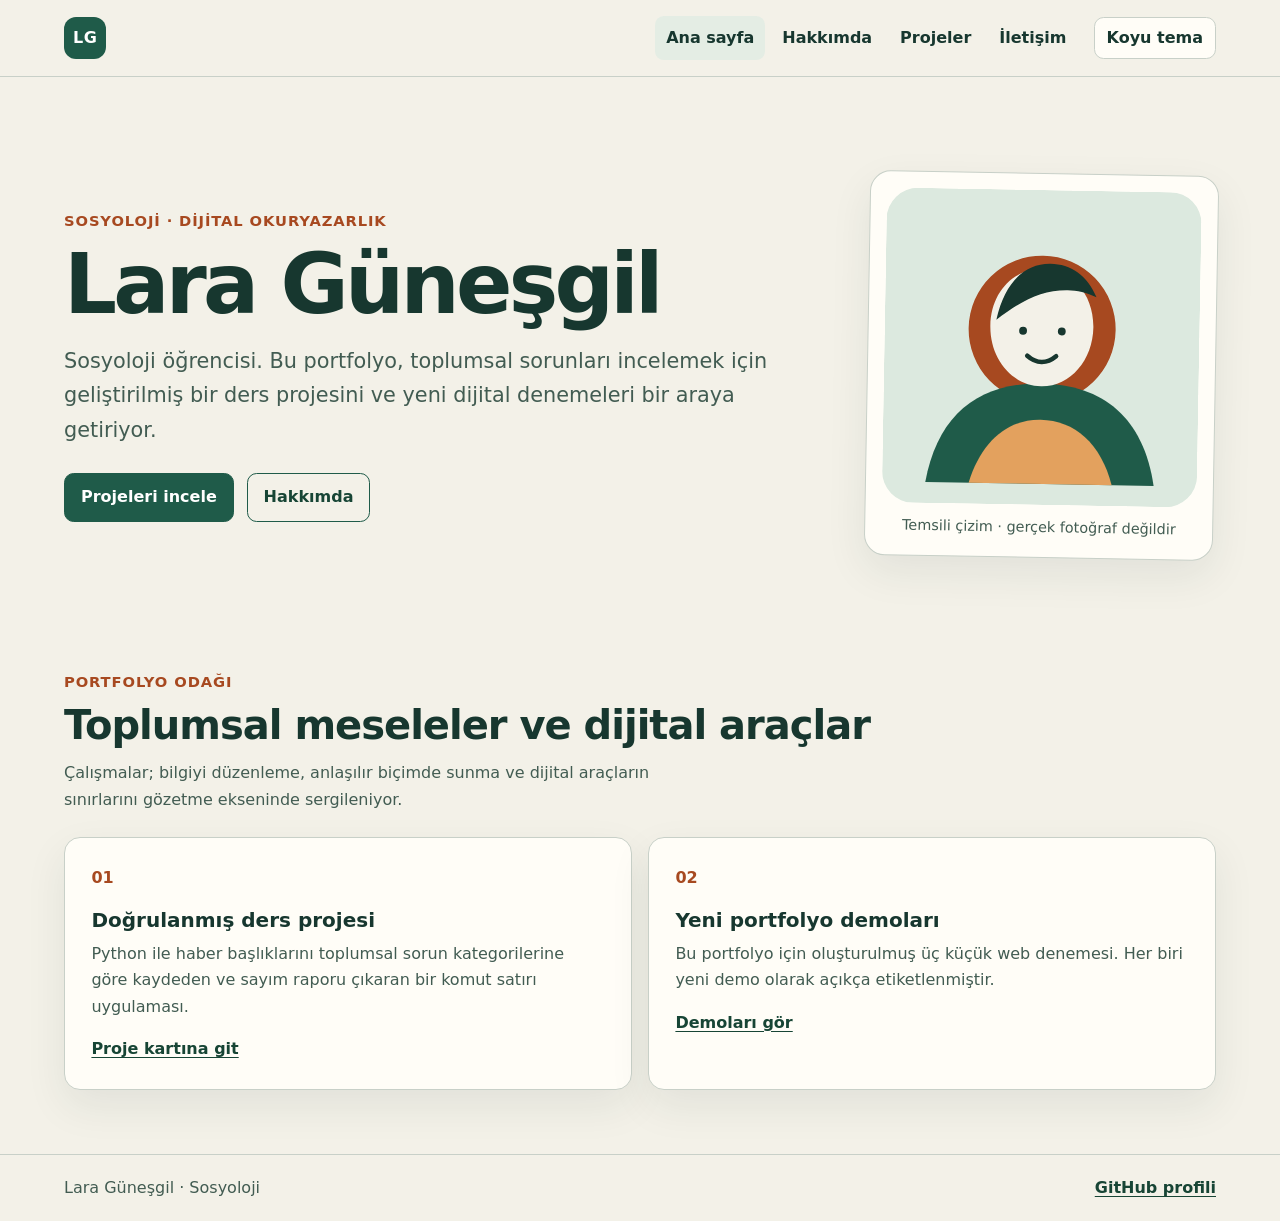
<file: index.html>
<!doctype html>
<html lang="tr">
<head>
  <meta charset="utf-8">
  <meta name="viewport" content="width=device-width, initial-scale=1">
  <meta name="description" content="Lara Güneşgil'in sosyoloji ve dijital okuryazarlık portfolyosu.">
  <title>Lara Güneşgil | Sosyoloji Portfolyosu</title>
  <link rel="stylesheet" href="style.css">
  <script src="script.js" defer></script>
</head>
<body>
  <a class="skip-link" href="#icerik">İçeriğe atla</a>
  <header class="site-header">
    <div class="container header-inner">
      <a class="brand" href="index.html" aria-label="Lara Güneşgil — ana sayfa">LG</a>
      <button class="menu-toggle" id="menu-toggle" type="button" aria-controls="site-nav" aria-expanded="false">Menü</button>
      <nav class="site-nav" id="site-nav" aria-label="Ana gezinme">
        <a href="index.html" aria-current="page">Ana sayfa</a>
        <a href="hakkimda.html">Hakkımda</a>
        <a href="projeler.html">Projeler</a>
        <a href="iletisim.html">İletişim</a>
      </nav>
      <button class="theme-toggle" type="button" data-theme-toggle aria-pressed="false">Koyu tema</button>
    </div>
  </header>

  <main id="icerik" tabindex="-1">
    <section class="hero container">
      <div class="hero-copy">
        <p class="eyebrow">Sosyoloji · Dijital okuryazarlık</p>
        <h1>Lara Güneşgil</h1>
        <p class="hero-lede">Sosyoloji öğrencisi. Bu portfolyo, toplumsal sorunları incelemek için geliştirilmiş bir ders projesini ve yeni dijital denemeleri bir araya getiriyor.</p>
        <div class="button-row">
          <a class="button" href="projeler.html">Projeleri incele</a>
          <a class="button button-secondary" href="hakkimda.html">Hakkımda</a>
        </div>
      </div>
      <figure class="avatar-card">
        <img src="assets/avatar.svg" alt="Lara Güneşgil için hazırlanmış temsili SVG avatar; gerçek fotoğraf değildir.">
        <figcaption>Temsili çizim · gerçek fotoğraf değildir</figcaption>
      </figure>
    </section>

    <section class="container section-block" aria-labelledby="odak-baslik">
      <div class="section-intro">
        <p class="eyebrow">Portfolyo odağı</p>
        <h2 id="odak-baslik">Toplumsal meseleler ve dijital araçlar</h2>
        <p>Çalışmalar; bilgiyi düzenleme, anlaşılır biçimde sunma ve dijital araçların sınırlarını gözetme ekseninde sergileniyor.</p>
      </div>
      <div class="feature-grid">
        <article class="feature-card">
          <span class="card-number" aria-hidden="true">01</span>
          <h3>Doğrulanmış ders projesi</h3>
          <p>Python ile haber başlıklarını toplumsal sorun kategorilerine göre kaydeden ve sayım raporu çıkaran bir komut satırı uygulaması.</p>
          <a href="projeler.html#haber-izleyicisi">Proje kartına git</a>
        </article>
        <article class="feature-card">
          <span class="card-number" aria-hidden="true">02</span>
          <h3>Yeni portfolyo demoları</h3>
          <p>Bu portfolyo için oluşturulmuş üç küçük web denemesi. Her biri yeni demo olarak açıkça etiketlenmiştir.</p>
          <a href="projeler.html#yeni-demolar">Demoları gör</a>
        </article>
      </div>
    </section>
  </main>

  <footer class="site-footer">
    <div class="container footer-inner">
      <p>Lara Güneşgil · Sosyoloji</p>
      <a href="https://github.com/laragunesgil">GitHub profili</a>
    </div>
  </footer>
</body>
</html>
</file>
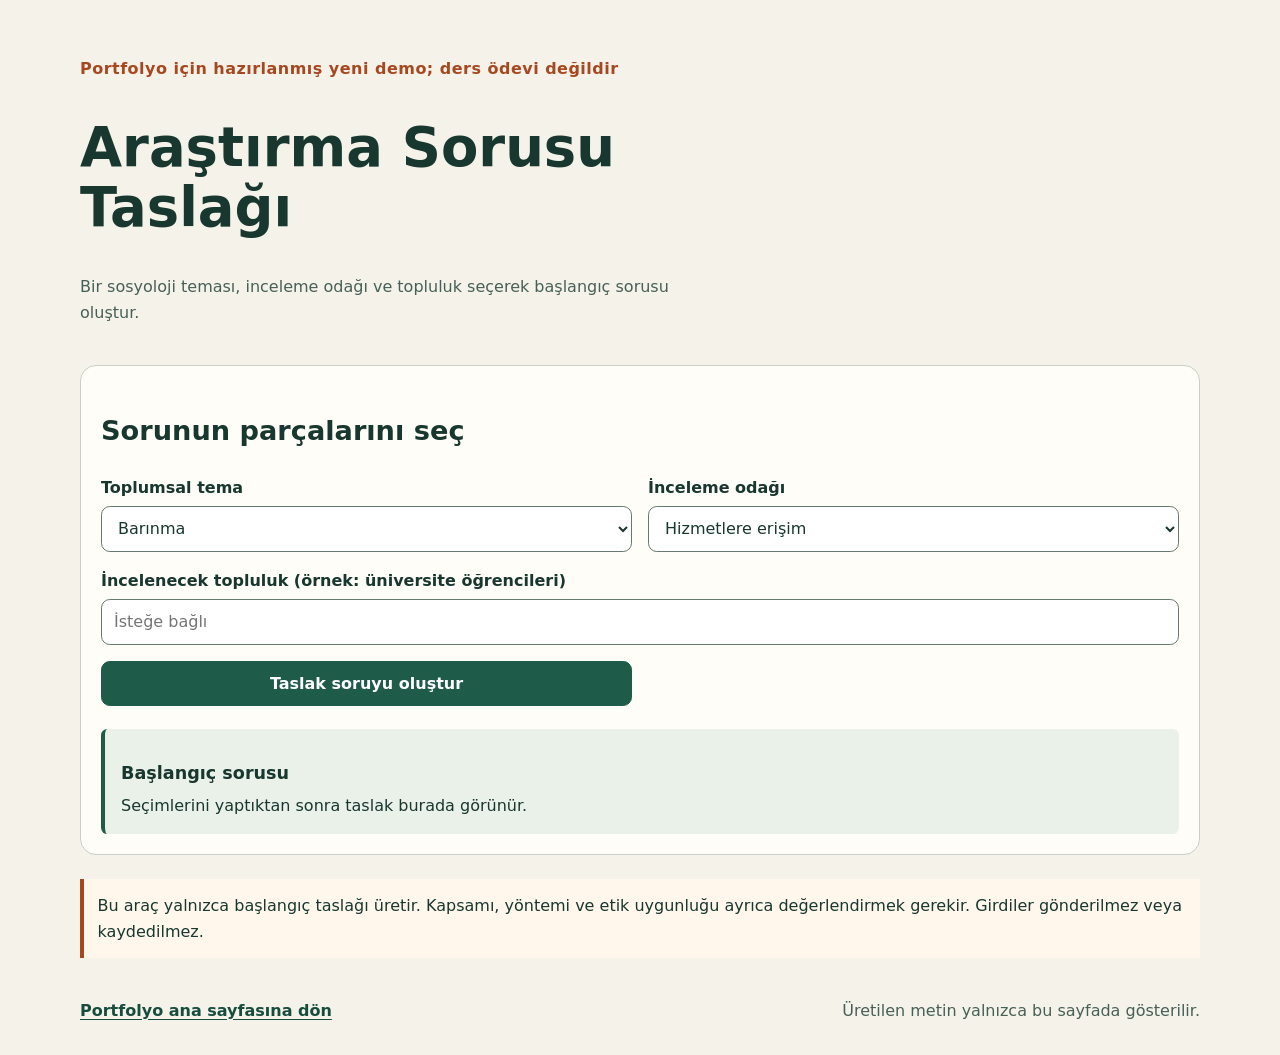
<file: projects/portfolio-demos/    mini-question-builder/index.html>
<!doctype html>
<html lang="tr"><head>
<meta charset="utf-8"><meta name="viewport" content="width=device-width, initial-scale=1">
<meta name="description" content="Sosyoloji temaları üzerinden başlangıç araştırma sorusu oluşturan demo.">
<title>Araştırma Sorusu Taslağı — Yeni Demo</title><link rel="stylesheet" href="style.css"><script src="script.js" defer></script>
</head><body>
<a class="skip-link" href="#icerik">İçeriğe atla</a>
<header class="site-header"><p class="eyebrow">Portfolyo için hazırlanmış yeni demo; ders ödevi değildir</p><h1>Araştırma Sorusu Taslağı</h1><p class="lede">Bir sosyoloji teması, inceleme odağı ve topluluk seçerek başlangıç sorusu oluştur.</p></header>
<main id="icerik" tabindex="-1">
<section class="panel" aria-labelledby="form-baslik"><h2 id="form-baslik">Sorunun parçalarını seç</h2>
<form id="soru-formu">
<div class="field"><label for="tema">Toplumsal tema</label><select id="tema"><option value="barınma">Barınma</option><option value="eğitim">Eğitim</option><option value="çalışma hayatı">Çalışma hayatı</option><option value="göç">Göç</option><option value="gençlik">Gençlik</option></select></div>
<div class="field"><label for="odak">İnceleme odağı</label><select id="odak"><option value="hizmetlere erişim">Hizmetlere erişim</option><option value="gündelik deneyimler">Gündelik deneyimler</option><option value="toplumsal katılım">Toplumsal katılım</option></select></div>
<div class="field full"><label for="topluluk">İncelenecek topluluk (örnek: üniversite öğrencileri)</label><input id="topluluk" maxlength="80" autocomplete="off" placeholder="İsteğe bağlı"></div>
<button type="submit">Taslak soruyu oluştur</button></form>
<div class="result" aria-live="polite" aria-atomic="true"><h2>Başlangıç sorusu</h2><p id="soru-metni">Seçimlerini yaptıktan sonra taslak burada görünür.</p></div></section>
<p class="note">Bu araç yalnızca başlangıç taslağı üretir. Kapsamı, yöntemi ve etik uygunluğu ayrıca değerlendirmek gerekir. Girdiler gönderilmez veya kaydedilmez.</p>
</main>
<footer><a href="../../../index.html">Portfolyo ana sayfasına dön</a><span>Üretilen metin yalnızca bu sayfada gösterilir.</span></footer>
</body></html>
</file>
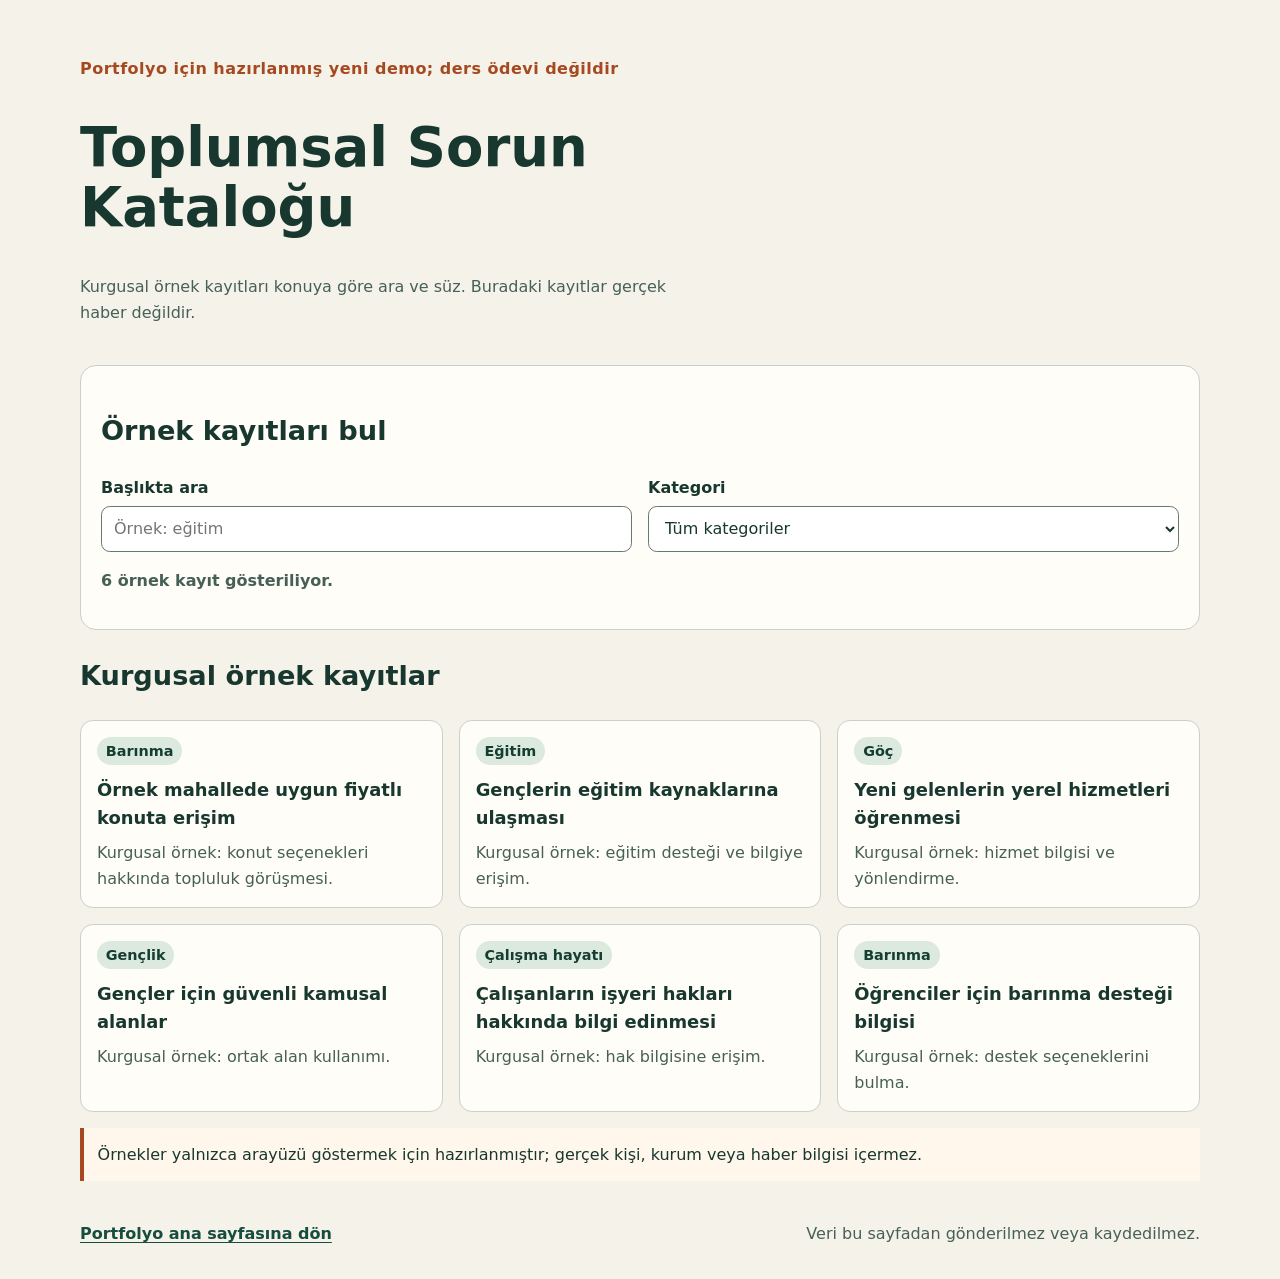
<file: projects/portfolio-demos/mini-issue-catalog/index.html>
<!doctype html>
<html lang="tr"><head>
<meta charset="utf-8"><meta name="viewport" content="width=device-width, initial-scale=1">
<meta name="description" content="Kurgusal örnek kayıtlarla çalışan toplumsal sorun kataloğu demosu.">
<title>Toplumsal Sorun Kataloğu — Yeni Demo</title><link rel="stylesheet" href="style.css"><script src="script.js" defer></script>
</head><body>
<a class="skip-link" href="#icerik">İçeriğe atla</a>
<header class="site-header"><p class="eyebrow">Portfolyo için hazırlanmış yeni demo; ders ödevi değildir</p><h1>Toplumsal Sorun Kataloğu</h1><p class="lede">Kurgusal örnek kayıtları konuya göre ara ve süz. Buradaki kayıtlar gerçek haber değildir.</p></header>
<main id="icerik" tabindex="-1">
<section class="panel" aria-labelledby="filtre-baslik"><h2 id="filtre-baslik">Örnek kayıtları bul</h2>
<div class="filters"><div class="field"><label for="arama">Başlıkta ara</label><input id="arama" type="search" autocomplete="off" placeholder="Örnek: eğitim"></div>
<div class="field"><label for="kategori">Kategori</label><select id="kategori"><option value="hepsi">Tüm kategoriler</option><option>Barınma</option><option>Göç</option><option>Gençlik</option><option>Eğitim</option><option>Çalışma hayatı</option></select></div></div>
<p id="sonuc-sayisi" class="status" aria-live="polite"></p></section>
<section aria-labelledby="liste-baslik"><h2 id="liste-baslik">Kurgusal örnek kayıtlar</h2><div id="kayit-listesi" class="card-grid"></div><p id="bos-sonuc" class="empty" hidden>Bu aramayla eşleşen örnek kayıt yok.</p></section>
<p class="note">Örnekler yalnızca arayüzü göstermek için hazırlanmıştır; gerçek kişi, kurum veya haber bilgisi içermez.</p>
</main>
<footer><a href="../../../index.html">Portfolyo ana sayfasına dön</a><span>Veri bu sayfadan gönderilmez veya kaydedilmez.</span></footer>
</body></html>
</file>
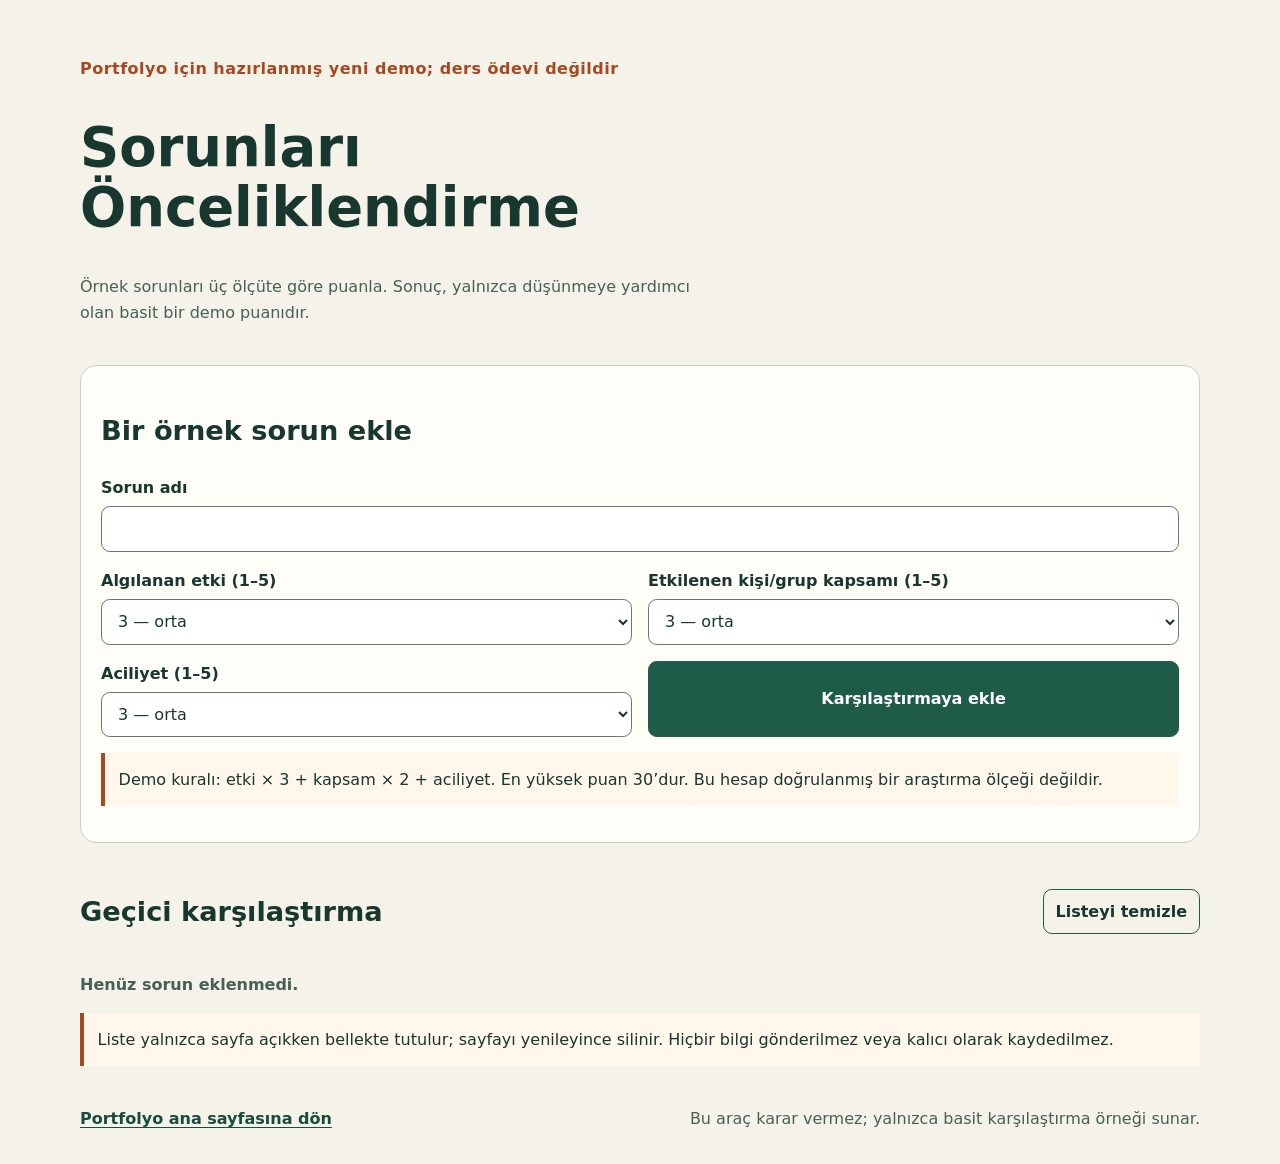
<file: projects/portfolio-demos/mini-priority-tool/index.html>
<!doctype html>
<html lang="tr"><head>
<meta charset="utf-8"><meta name="viewport" content="width=device-width, initial-scale=1">
<meta name="description" content="Örnek toplumsal sorunları basit ölçütlerle karşılaştıran yerel demo.">
<title>Sorunları Önceliklendirme — Yeni Demo</title><link rel="stylesheet" href="style.css"><script src="script.js" defer></script>
</head><body>
<a class="skip-link" href="#icerik">İçeriğe atla</a>
<header class="site-header"><p class="eyebrow">Portfolyo için hazırlanmış yeni demo; ders ödevi değildir</p><h1>Sorunları Önceliklendirme</h1><p class="lede">Örnek sorunları üç ölçüte göre puanla. Sonuç, yalnızca düşünmeye yardımcı olan basit bir demo puanıdır.</p></header>
<main id="icerik" tabindex="-1">
<section class="panel" aria-labelledby="form-baslik"><h2 id="form-baslik">Bir örnek sorun ekle</h2>
<form id="sorun-formu">
<div class="field full"><label for="sorun-adi">Sorun adı</label><input id="sorun-adi" maxlength="70" required></div>
<div class="field"><label for="etki">Algılanan etki (1–5)</label><select id="etki"><option value="1">1 — düşük</option><option value="2">2</option><option value="3" selected>3 — orta</option><option value="4">4</option><option value="5">5 — yüksek</option></select></div>
<div class="field"><label for="kapsam">Etkilenen kişi/grup kapsamı (1–5)</label><select id="kapsam"><option value="1">1 — düşük</option><option value="2">2</option><option value="3" selected>3 — orta</option><option value="4">4</option><option value="5">5 — yüksek</option></select></div>
<div class="field"><label for="aciliyet">Aciliyet (1–5)</label><select id="aciliyet"><option value="1">1 — düşük</option><option value="2">2</option><option value="3" selected>3 — orta</option><option value="4">4</option><option value="5">5 — yüksek</option></select></div>
<button type="submit">Karşılaştırmaya ekle</button></form>
<p class="formula">Demo kuralı: etki × 3 + kapsam × 2 + aciliyet. En yüksek puan 30’dur. Bu hesap doğrulanmış bir araştırma ölçeği değildir.</p></section>
<section aria-labelledby="liste-baslik"><div class="section-heading"><h2 id="liste-baslik">Geçici karşılaştırma</h2><button id="temizle" class="secondary" type="button">Listeyi temizle</button></div>
<p id="durum" class="status" aria-live="polite">Henüz sorun eklenmedi.</p><ol id="sorun-listesi" class="priority-list"></ol></section>
<p class="note">Liste yalnızca sayfa açıkken bellekte tutulur; sayfayı yenileyince silinir. Hiçbir bilgi gönderilmez veya kalıcı olarak kaydedilmez.</p>
</main>
<footer><a href="../../../index.html">Portfolyo ana sayfasına dön</a><span>Bu araç karar vermez; yalnızca basit karşılaştırma örneği sunar.</span></footer>
</body></html>
</file>
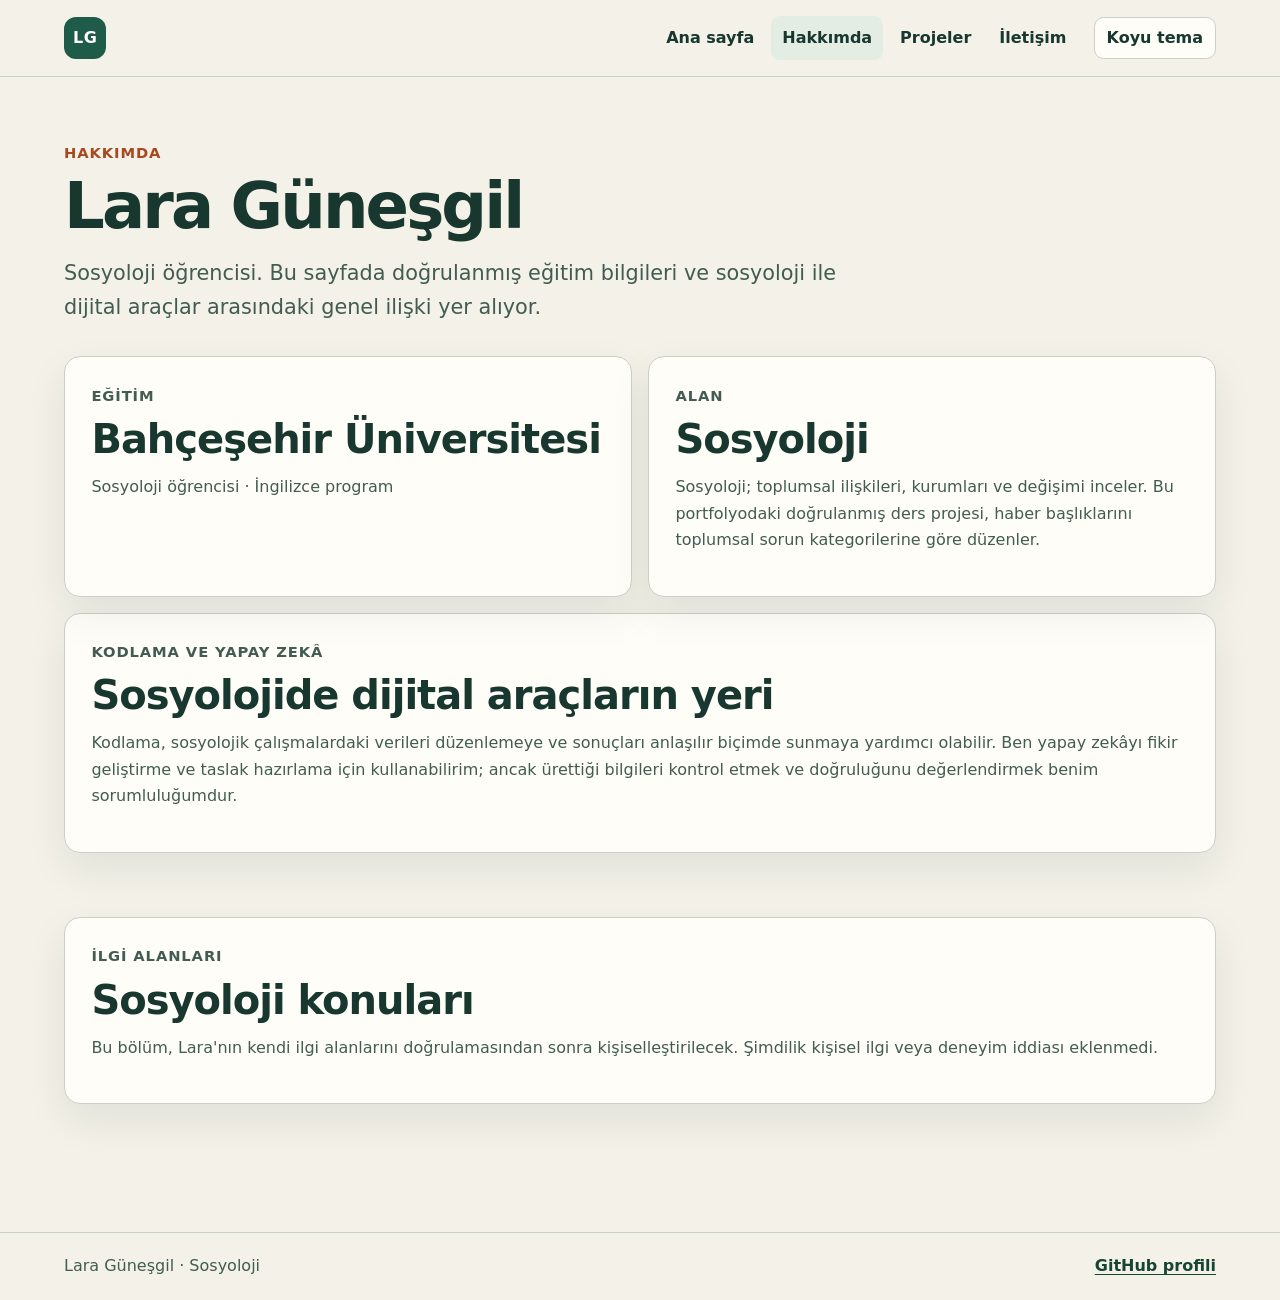
<file: hakkimda.html>
<!doctype html>
<html lang="tr">
<head>
  <meta charset="utf-8">
  <meta name="viewport" content="width=device-width, initial-scale=1">
  <meta name="description" content="Lara Güneşgil'in doğrulanmış eğitim bilgileri ve sosyoloji portfolyosu hakkında.">
  <title>Hakkımda | Lara Güneşgil</title>
  <link rel="stylesheet" href="style.css">
  <script src="script.js" defer></script>
</head>
<body>
  <a class="skip-link" href="#icerik">İçeriğe atla</a>
  <header class="site-header">
    <div class="container header-inner">
      <a class="brand" href="index.html" aria-label="Lara Güneşgil — ana sayfa">LG</a>
      <button class="menu-toggle" id="menu-toggle" type="button" aria-controls="site-nav" aria-expanded="false">Menü</button>
      <nav class="site-nav" id="site-nav" aria-label="Ana gezinme">
        <a href="index.html">Ana sayfa</a>
        <a href="hakkimda.html" aria-current="page">Hakkımda</a>
        <a href="projeler.html">Projeler</a>
        <a href="iletisim.html">İletişim</a>
      </nav>
      <button class="theme-toggle" type="button" data-theme-toggle aria-pressed="false">Koyu tema</button>
    </div>
  </header>

  <main id="icerik" class="container page-main" tabindex="-1">
    <header class="page-heading">
      <p class="eyebrow">Hakkımda</p>
      <h1>Lara Güneşgil</h1>
      <p class="page-lede">Sosyoloji öğrencisi. Bu sayfada doğrulanmış eğitim bilgileri ve sosyoloji ile dijital araçlar arasındaki genel ilişki yer alıyor.</p>
    </header>

    <section class="profile-grid" aria-label="Eğitim ve alan bilgisi">
      <article class="content-card">
        <p class="eyebrow">Eğitim</p>
        <h2>Bahçeşehir Üniversitesi</h2>
        <p>Sosyoloji öğrencisi · İngilizce program</p>
      </article>
      <article class="content-card">
        <p class="eyebrow">Alan</p>
        <h2>Sosyoloji</h2>
        <p>Sosyoloji; toplumsal ilişkileri, kurumları ve değişimi inceler. Bu portfolyodaki doğrulanmış ders projesi, haber başlıklarını toplumsal sorun kategorilerine göre düzenler.</p>
      </article>
    </section>

    <section class="content-card section-block" aria-labelledby="dijital-baslik">
      <p class="eyebrow">Kodlama ve yapay zekâ</p>
      <h2 id="dijital-baslik">Sosyolojide dijital araçların yeri</h2>
      <p>Kodlama, sosyolojik çalışmalardaki verileri düzenlemeye ve sonuçları anlaşılır biçimde sunmaya yardımcı olabilir. Ben yapay zekâyı fikir geliştirme ve taslak hazırlama için kullanabilirim; ancak ürettiği bilgileri kontrol etmek ve doğruluğunu değerlendirmek benim sorumluluğumdur.</p>
    </section>

    <section class="content-card section-block" aria-labelledby="ilgi-baslik">
      <p class="eyebrow">İlgi alanları</p>
      <h2 id="ilgi-baslik">Sosyoloji konuları</h2>
      <p>Bu bölüm, Lara'nın kendi ilgi alanlarını doğrulamasından sonra kişiselleştirilecek. Şimdilik kişisel ilgi veya deneyim iddiası eklenmedi.</p>
    </section>
  </main>

  <footer class="site-footer">
    <div class="container footer-inner">
      <p>Lara Güneşgil · Sosyoloji</p>
      <a href="https://github.com/laragunesgil">GitHub profili</a>
    </div>
  </footer>
</body>
</html>
</file>
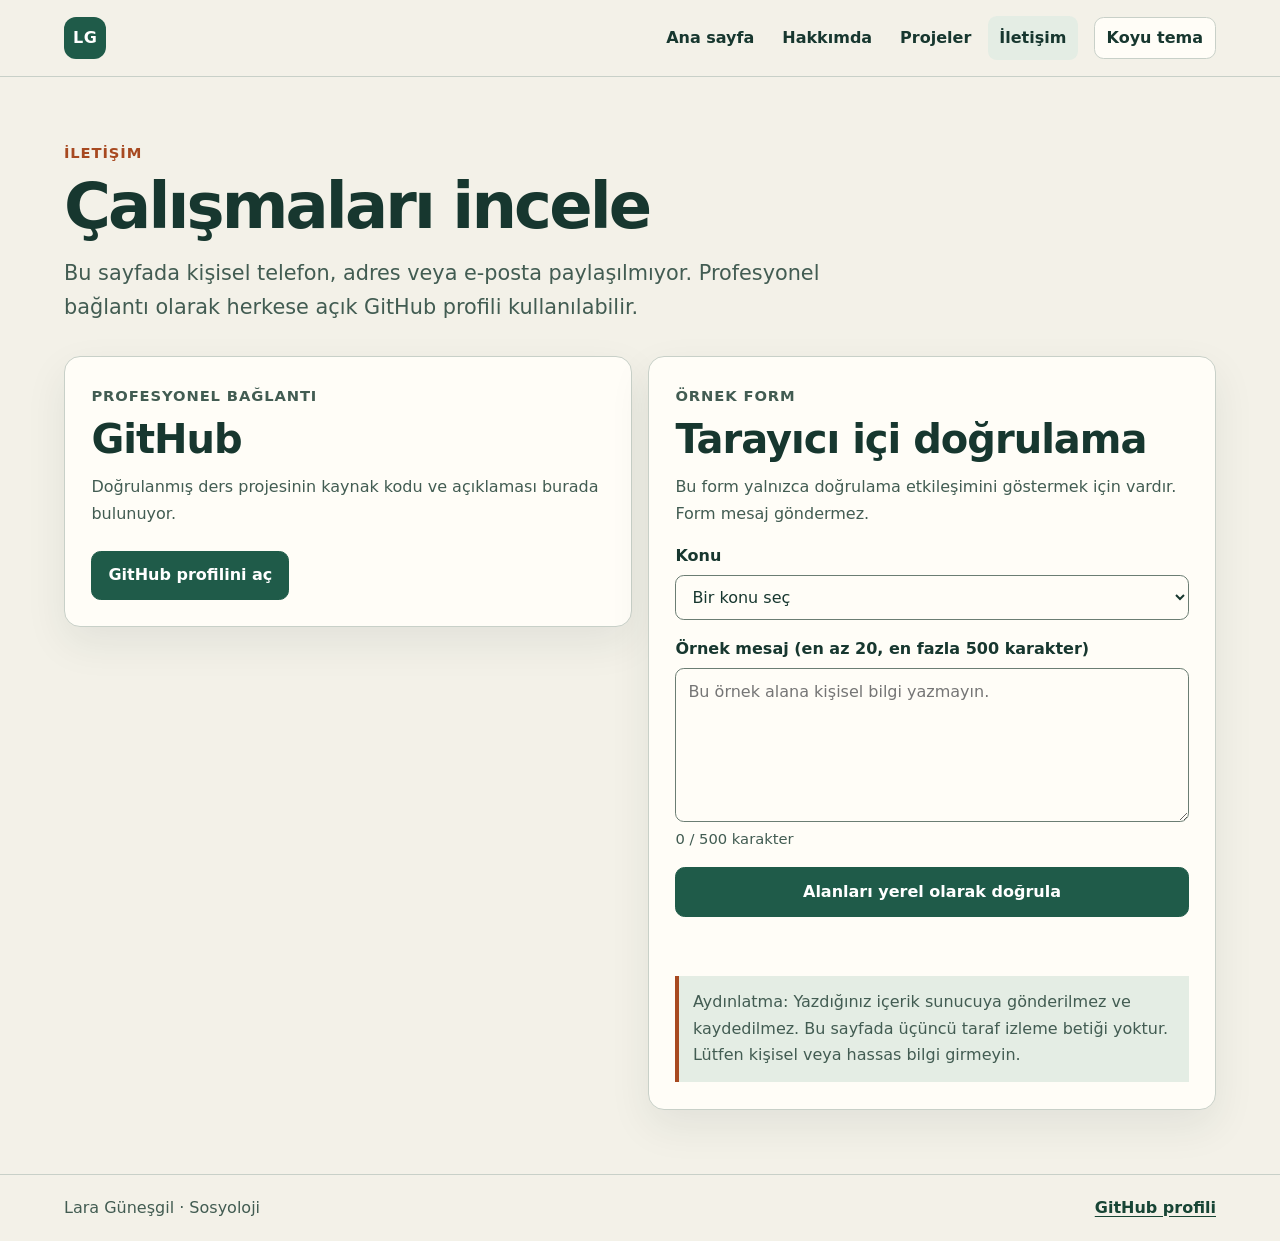
<file: iletisim.html>
<!doctype html>
<html lang="tr">
<head>
  <meta charset="utf-8">
  <meta name="viewport" content="width=device-width, initial-scale=1">
  <meta name="description" content="Lara Güneşgil'in GitHub bağlantısı ve mesaj göndermeyen örnek formu.">
  <title>İletişim | Lara Güneşgil</title>
  <link rel="stylesheet" href="style.css">
  <script src="script.js" defer></script>
</head>
<body>
  <a class="skip-link" href="#icerik">İçeriğe atla</a>
  <header class="site-header">
    <div class="container header-inner">
      <a class="brand" href="index.html" aria-label="Lara Güneşgil — ana sayfa">LG</a>
      <button class="menu-toggle" id="menu-toggle" type="button" aria-controls="site-nav" aria-expanded="false">Menü</button>
      <nav class="site-nav" id="site-nav" aria-label="Ana gezinme">
        <a href="index.html">Ana sayfa</a>
        <a href="hakkimda.html">Hakkımda</a>
        <a href="projeler.html">Projeler</a>
        <a href="iletisim.html" aria-current="page">İletişim</a>
      </nav>
      <button class="theme-toggle" type="button" data-theme-toggle aria-pressed="false">Koyu tema</button>
    </div>
  </header>

  <main id="icerik" class="container page-main" tabindex="-1">
    <header class="page-heading">
      <p class="eyebrow">İletişim</p>
      <h1>Çalışmaları incele</h1>
      <p class="page-lede">Bu sayfada kişisel telefon, adres veya e-posta paylaşılmıyor. Profesyonel bağlantı olarak herkese açık GitHub profili kullanılabilir.</p>
    </header>

    <section class="contact-grid" aria-label="GitHub bağlantısı ve örnek form">
      <article class="content-card">
        <p class="eyebrow">Profesyonel bağlantı</p>
        <h2>GitHub</h2>
        <p>Doğrulanmış ders projesinin kaynak kodu ve açıklaması burada bulunuyor.</p>
        <a class="button" href="https://github.com/laragunesgil">GitHub profilini aç</a>
      </article>

      <section class="content-card" aria-labelledby="form-heading">
        <p class="eyebrow">Örnek form</p>
        <h2 id="form-heading">Tarayıcı içi doğrulama</h2>
        <p>Bu form yalnızca doğrulama etkileşimini göstermek için vardır. Form mesaj göndermez.</p>
        <form id="contact-form" novalidate>
          <div class="filter-field">
            <label for="contact-topic">Konu</label>
            <select id="contact-topic" required>
              <option value="">Bir konu seç</option>
              <option value="portfolio">Portfolyo hakkında</option>
              <option value="project">Proje hakkında</option>
              <option value="other">Diğer</option>
            </select>
          </div>
          <div class="filter-field">
            <label for="contact-message">Örnek mesaj (en az 20, en fazla 500 karakter)</label>
            <textarea id="contact-message" rows="5" minlength="20" maxlength="500" required placeholder="Bu örnek alana kişisel bilgi yazmayın."></textarea>
            <p class="character-count" id="message-count">0 / 500 karakter</p>
          </div>
          <button class="button" type="submit">Alanları yerel olarak doğrula</button>
          <p class="form-status" id="form-status" aria-live="polite"></p>
        </form>
        <p class="privacy-note">Aydınlatma: Yazdığınız içerik sunucuya gönderilmez ve kaydedilmez. Bu sayfada üçüncü taraf izleme betiği yoktur. Lütfen kişisel veya hassas bilgi girmeyin.</p>
      </section>
    </section>
  </main>

  <footer class="site-footer">
    <div class="container footer-inner">
      <p>Lara Güneşgil · Sosyoloji</p>
      <a href="https://github.com/laragunesgil">GitHub profili</a>
    </div>
  </footer>
</body>
</html>
</file>
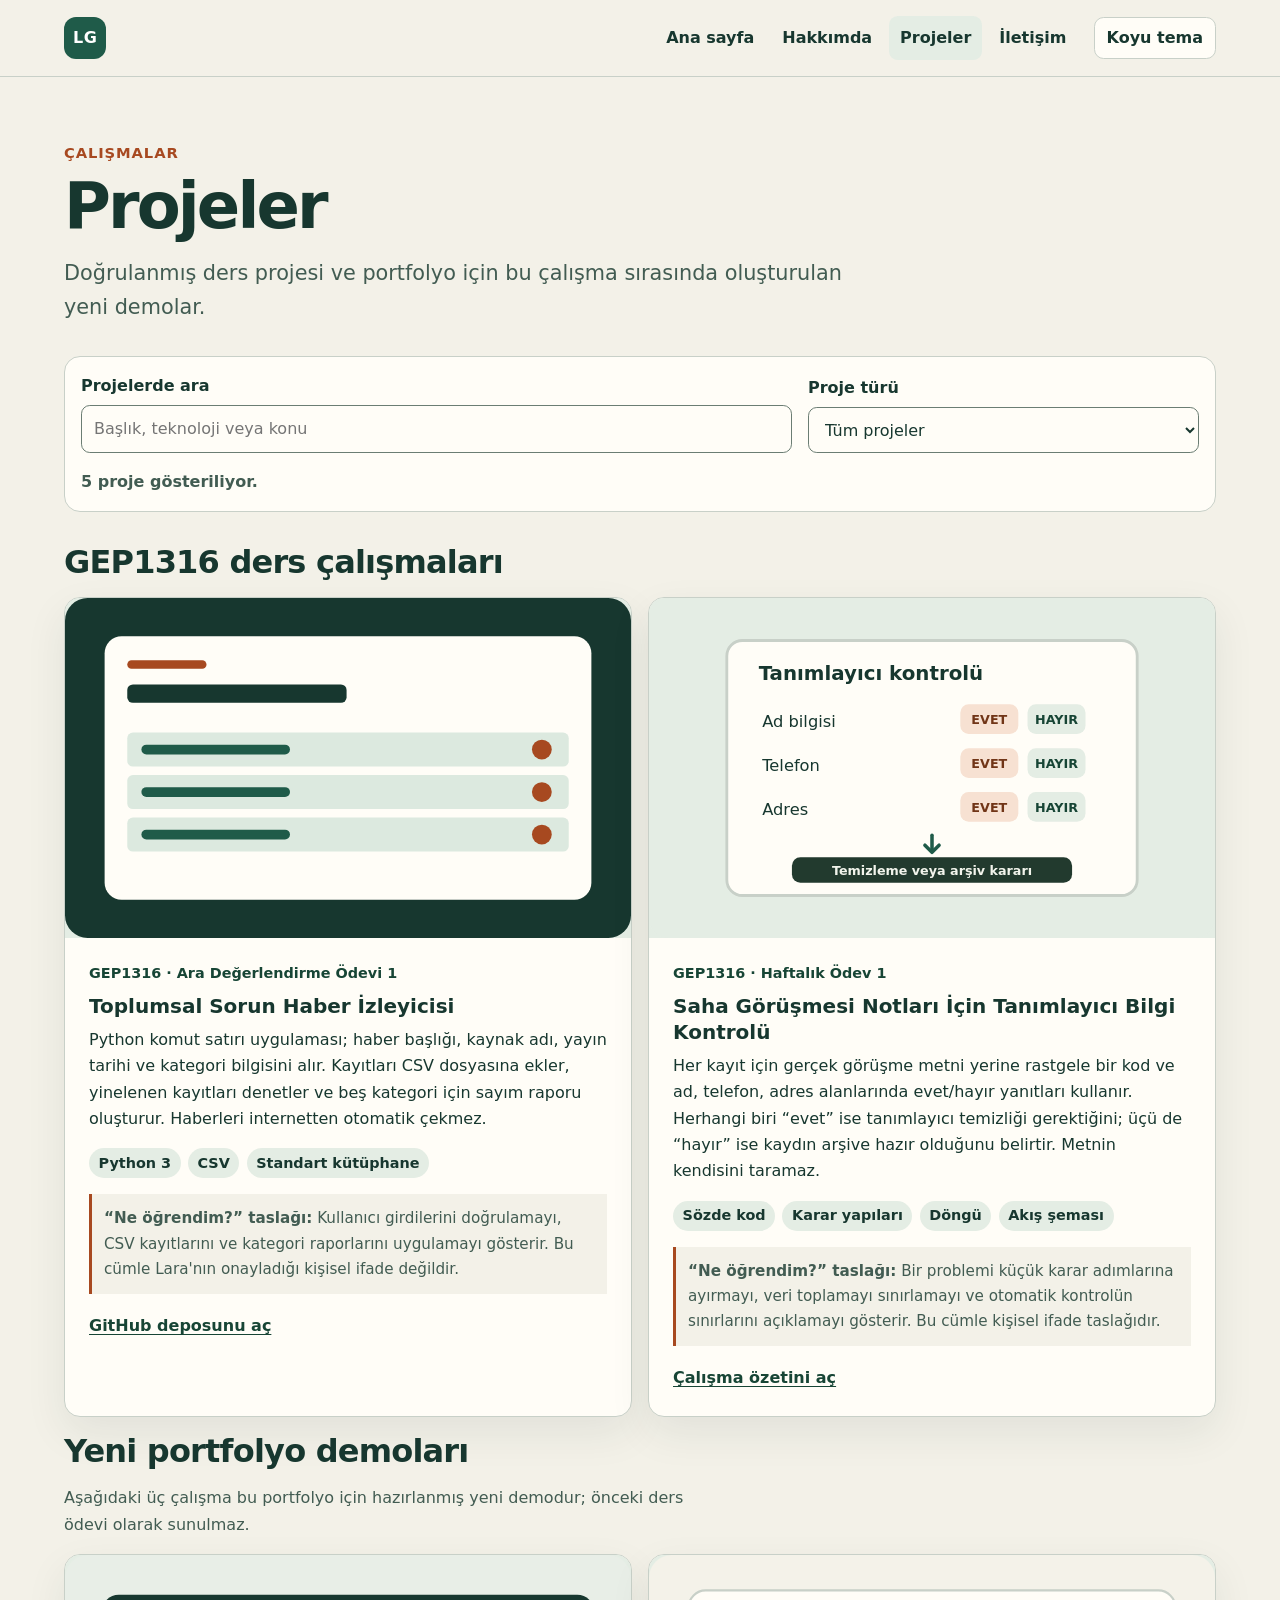
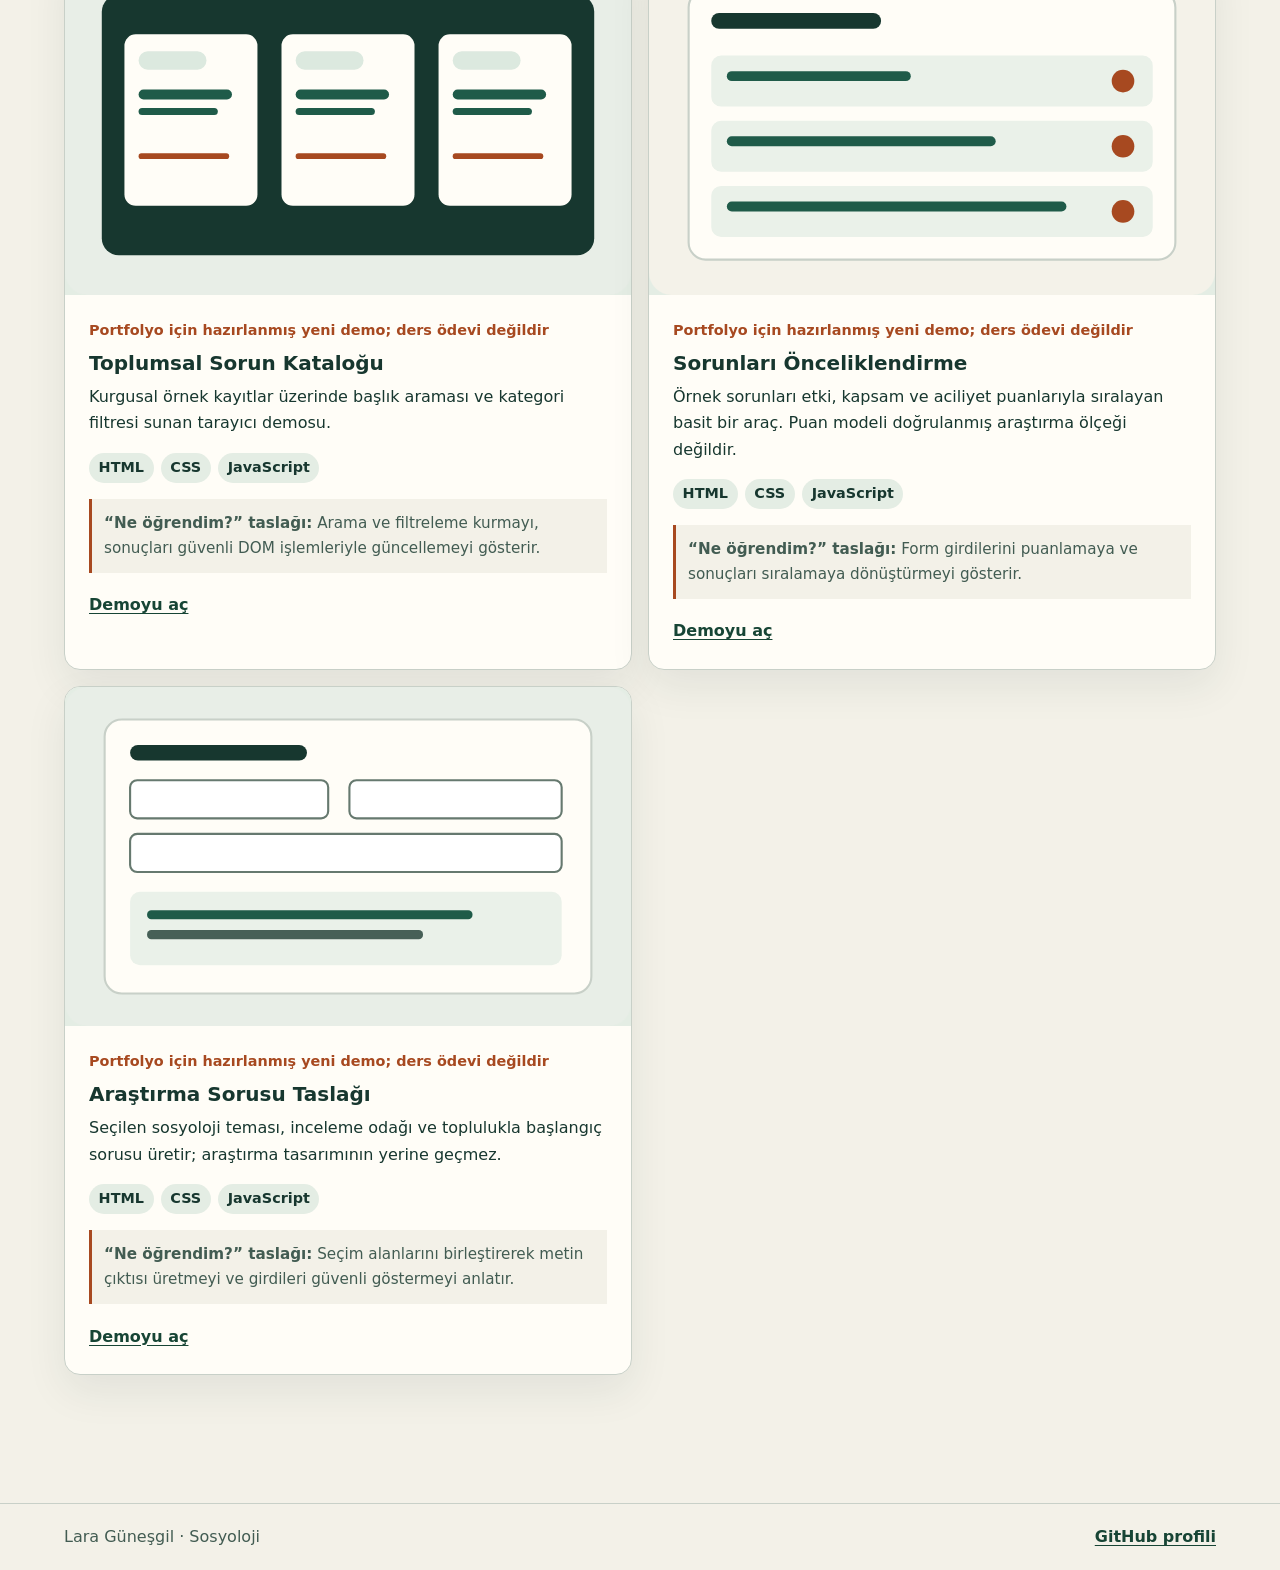
<file: projeler.html>
<!doctype html>
<html lang="tr">
<head>
  <meta charset="utf-8">
  <meta name="viewport" content="width=device-width, initial-scale=1">
  <meta name="description" content="Lara Güneşgil'in doğrulanmış GEP1316 projesi ve portfolyo için hazırlanmış yeni demoları.">
  <title>Projeler | Lara Güneşgil</title>
  <link rel="stylesheet" href="style.css">
  <script src="script.js" defer></script>
</head>
<body>
  <a class="skip-link" href="#icerik">İçeriğe atla</a>
  <header class="site-header">
    <div class="container header-inner">
      <a class="brand" href="index.html" aria-label="Lara Güneşgil — ana sayfa">LG</a>
      <button class="menu-toggle" id="menu-toggle" type="button" aria-controls="site-nav" aria-expanded="false">Menü</button>
      <nav class="site-nav" id="site-nav" aria-label="Ana gezinme">
        <a href="index.html">Ana sayfa</a>
        <a href="hakkimda.html">Hakkımda</a>
        <a href="projeler.html" aria-current="page">Projeler</a>
        <a href="iletisim.html">İletişim</a>
      </nav>
      <button class="theme-toggle" type="button" data-theme-toggle aria-pressed="false">Koyu tema</button>
    </div>
  </header>

  <main id="icerik" class="container page-main" tabindex="-1">
    <header class="page-heading">
      <p class="eyebrow">Çalışmalar</p>
      <h1>Projeler</h1>
      <p class="page-lede">Doğrulanmış ders projesi ve portfolyo için bu çalışma sırasında oluşturulan yeni demolar.</p>
    </header>

    <section class="filter-panel" aria-label="Proje arama ve filtreleme">
      <div class="filter-field">
        <label for="project-search">Projelerde ara</label>
        <input id="project-search" type="search" autocomplete="off" placeholder="Başlık, teknoloji veya konu">
      </div>
      <div class="filter-field">
        <label for="project-type">Proje türü</label>
        <select id="project-type">
          <option value="all">Tüm projeler</option>
          <option value="coursework">Ders projesi</option>
          <option value="demo">Yeni portfolyo demosu</option>
        </select>
      </div>
      <p class="filter-status" id="project-count" aria-live="polite"></p>
    </section>

    <section aria-labelledby="coursework-heading">
      <h2 id="coursework-heading" class="section-title">GEP1316 ders çalışmaları</h2>
      <div class="project-grid">
        <article class="project-card" id="haber-izleyicisi" data-project-card data-category="coursework" data-search="toplumsal sorun haber izleyicisi python csv sosyoloji kategori">
          <img class="project-image" src="assets/project-news-tracker.svg" alt="Koyu yeşil zemin üzerinde kategori raporunu temsil eden çizim; gerçek ekran görüntüsü değildir.">
          <div class="project-body">
            <p class="project-type">GEP1316 · Ara Değerlendirme Ödevi 1</p>
            <h3>Toplumsal Sorun Haber İzleyicisi</h3>
            <p>Python komut satırı uygulaması; haber başlığı, kaynak adı, yayın tarihi ve kategori bilgisini alır. Kayıtları CSV dosyasına ekler, yinelenen kayıtları denetler ve beş kategori için sayım raporu oluşturur. Haberleri internetten otomatik çekmez.</p>
            <ul class="tech-list" aria-label="Kullanılan teknolojiler">
              <li>Python 3</li><li>CSV</li><li>Standart kütüphane</li>
            </ul>
            <p class="learning-draft"><strong>“Ne öğrendim?” taslağı:</strong> Kullanıcı girdilerini doğrulamayı, CSV kayıtlarını ve kategori raporlarını uygulamayı gösterir. Bu cümle Lara'nın onayladığı kişisel ifade değildir.</p>
            <a class="text-link" href="https://github.com/laragunesgil/toplumsal-sorun-haber-izleyicisi-">GitHub deposunu aç</a>
          </div>
        </article>

        <article class="project-card" data-project-card data-category="coursework" data-search="saha görüşmesi notları tanımlayıcı bilgi kontrolü evet hayır sözde kod akış şeması gizlilik">
          <img class="project-image" src="assets/project-identifier-checklist.svg" alt="Ad, telefon ve adres için evet veya hayır seçeneklerini ve arşiv kararını temsil eden çizim.">
          <div class="project-body">
            <p class="project-type">GEP1316 · Haftalık Ödev 1</p>
            <h3>Saha Görüşmesi Notları İçin Tanımlayıcı Bilgi Kontrolü</h3>
            <p>Her kayıt için gerçek görüşme metni yerine rastgele bir kod ve ad, telefon, adres alanlarında evet/hayır yanıtları kullanır. Herhangi biri “evet” ise tanımlayıcı temizliği gerektiğini; üçü de “hayır” ise kaydın arşive hazır olduğunu belirtir. Metnin kendisini taramaz.</p>
            <ul class="tech-list" aria-label="Çalışmada kullanılan yöntemler"><li>Sözde kod</li><li>Karar yapıları</li><li>Döngü</li><li>Akış şeması</li></ul>
            <p class="learning-draft"><strong>“Ne öğrendim?” taslağı:</strong> Bir problemi küçük karar adımlarına ayırmayı, veri toplamayı sınırlamayı ve otomatik kontrolün sınırlarını açıklamayı gösterir. Bu cümle kişisel ifade taslağıdır.</p>
            <a class="text-link" href="projects/coursework/identifier-checklist.html">Çalışma özetini aç</a>
          </div>
        </article>
      </div>
    </section>

    <section id="yeni-demolar" class="section-block" aria-labelledby="demo-heading">
      <h2 id="demo-heading" class="section-title">Yeni portfolyo demoları</h2>
      <p class="section-intro-text">Aşağıdaki üç çalışma bu portfolyo için hazırlanmış yeni demodur; önceki ders ödevi olarak sunulmaz.</p>
      <div class="project-grid">
        <article class="project-card" data-project-card data-category="demo" data-search="toplumsal sorun kataloğu html css javascript arama filtre">
          <img class="project-image" src="assets/demo-issue-catalog.svg" alt="Kurgusal sorun kategorilerini gösteren üç kart çizimi.">
          <div class="project-body">
            <p class="project-type demo-label">Portfolyo için hazırlanmış yeni demo; ders ödevi değildir</p>
            <h3>Toplumsal Sorun Kataloğu</h3>
            <p>Kurgusal örnek kayıtlar üzerinde başlık araması ve kategori filtresi sunan tarayıcı demosu.</p>
            <ul class="tech-list" aria-label="Kullanılan teknolojiler"><li>HTML</li><li>CSS</li><li>JavaScript</li></ul>
            <p class="learning-draft"><strong>“Ne öğrendim?” taslağı:</strong> Arama ve filtreleme kurmayı, sonuçları güvenli DOM işlemleriyle güncellemeyi gösterir.</p>
            <a class="text-link" href="projects/portfolio-demos/mini-issue-catalog/index.html">Demoyu aç</a>
          </div>
        </article>

        <article class="project-card" data-project-card data-category="demo" data-search="sorun önceliklendirme etki kapsam aciliyet html css javascript">
          <img class="project-image" src="assets/demo-priority-tool.svg" alt="Üç ölçüt ve örnek puan çubuklarını gösteren çizim.">
          <div class="project-body">
            <p class="project-type demo-label">Portfolyo için hazırlanmış yeni demo; ders ödevi değildir</p>
            <h3>Sorunları Önceliklendirme</h3>
            <p>Örnek sorunları etki, kapsam ve aciliyet puanlarıyla sıralayan basit bir araç. Puan modeli doğrulanmış araştırma ölçeği değildir.</p>
            <ul class="tech-list" aria-label="Kullanılan teknolojiler"><li>HTML</li><li>CSS</li><li>JavaScript</li></ul>
            <p class="learning-draft"><strong>“Ne öğrendim?” taslağı:</strong> Form girdilerini puanlamaya ve sonuçları sıralamaya dönüştürmeyi gösterir.</p>
            <a class="text-link" href="projects/portfolio-demos/mini-priority-tool/index.html">Demoyu aç</a>
          </div>
        </article>

        <article class="project-card" data-project-card data-category="demo" data-search="araştırma sorusu taslağı sosyoloji tema topluluk html css javascript">
          <img class="project-image" src="assets/demo-question-builder.svg" alt="Tema ve odak seçimleriyle araştırma sorusu metni oluşturan form çizimi.">
          <div class="project-body">
            <p class="project-type demo-label">Portfolyo için hazırlanmış yeni demo; ders ödevi değildir</p>
            <h3>Araştırma Sorusu Taslağı</h3>
            <p>Seçilen sosyoloji teması, inceleme odağı ve toplulukla başlangıç sorusu üretir; araştırma tasarımının yerine geçmez.</p>
            <ul class="tech-list" aria-label="Kullanılan teknolojiler"><li>HTML</li><li>CSS</li><li>JavaScript</li></ul>
            <p class="learning-draft"><strong>“Ne öğrendim?” taslağı:</strong> Seçim alanlarını birleştirerek metin çıktısı üretmeyi ve girdileri güvenli göstermeyi anlatır.</p>
            <a class="text-link" href="projects/portfolio-demos/mini-question-builder/index.html">Demoyu aç</a>
          </div>
        </article>
      </div>
      <p id="no-projects" class="empty-state" hidden>Bu arama ve filtreyle eşleşen proje yok.</p>
    </section>
  </main>

  <footer class="site-footer">
    <div class="container footer-inner">
      <p>Lara Güneşgil · Sosyoloji</p>
      <a href="https://github.com/laragunesgil">GitHub profili</a>
    </div>
  </footer>
</body>
</html>
</file>
<file: style.css>
:root {
  color-scheme: light;
  --ink: #17372f;
  --muted: #425c52;
  --paper: #f3f1e8;
  --card: #fffdf7;
  --line: #c8d0c8;
  --green: #1f5b49;
  --green-dark: #174535;
  --orange: #a74920;
  --focus: #8f3d18;
  --soft-green: #e4ede4;
  --shadow: 0 16px 42px rgba(23, 55, 47, .08);
}
:root[data-theme="dark"] {
  color-scheme: dark;
  --ink: #f2f4ec;
  --muted: #c4d1c8;
  --paper: #101b16;
  --card: #1a2c23;
  --line: #486356;
  --green: #75bd99;
  --green-dark: #a1d7b8;
  --orange: #ffad78;
  --focus: #ffd166;
  --soft-green: #223a2e;
  --shadow: 0 16px 42px rgba(0, 0, 0, .2);
}
* { box-sizing: border-box; }
html { scroll-behavior: smooth; }
body {
  margin: 0;
  background: var(--paper);
  color: var(--ink);
  font: 1rem/1.65 system-ui, -apple-system, "Segoe UI", sans-serif;
}
a { color: var(--green-dark); text-underline-offset: .2em; }
a:hover { text-decoration-thickness: 2px; }
button, input, select, textarea { font: inherit; }
button { cursor: pointer; }
:focus-visible { outline: 3px solid var(--focus); outline-offset: 3px; }
[hidden] { display: none !important; }
.container { width: min(72rem, calc(100% - 2.25rem)); margin-inline: auto; }
.skip-link {
  position: absolute; z-index: 20; top: .65rem; left: .65rem;
  transform: translateY(-160%); padding: .65rem .9rem;
  border: 2px solid var(--ink); border-radius: .5rem;
  background: var(--card); color: var(--ink); font-weight: 750;
}
.skip-link:focus { transform: translateY(0); }
.site-header {
  position: sticky; top: 0; z-index: 10;
  background: color-mix(in srgb, var(--paper) 94%, transparent);
  border-bottom: 1px solid var(--line);
  backdrop-filter: blur(12px);
}
.header-inner { min-height: 4.75rem; display: flex; align-items: center; gap: 1rem; position: relative; }
.brand {
  display: inline-grid; place-items: center; flex: 0 0 2.65rem; height: 2.65rem;
  border-radius: .75rem; background: var(--green); color: #fff;
  font-weight: 850; text-decoration: none; letter-spacing: .04em;
}
:root[data-theme="dark"] .brand { color: #10271c; }
.site-nav { display: flex; align-items: center; gap: .35rem; margin-left: auto; }
.site-nav a { padding: .55rem .7rem; border-radius: .55rem; color: var(--ink); font-weight: 700; text-decoration: none; }
.site-nav a:hover, .site-nav a[aria-current="page"] { background: var(--soft-green); }
.theme-toggle, .menu-toggle {
  min-height: 2.65rem; padding: .45rem .75rem; border: 1px solid var(--line);
  border-radius: .6rem; background: var(--card); color: var(--ink); font-weight: 700;
}
.menu-toggle { display: none; }
.hero {
  display: grid; grid-template-columns: minmax(0, 1.35fr) minmax(16rem, .65fr);
  align-items: center; gap: clamp(2rem, 6vw, 5rem); padding-block: clamp(3rem, 8vw, 6rem);
}
.eyebrow { margin: 0 0 .5rem; color: var(--orange); font-size: .92rem; font-weight: 800; letter-spacing: .06em; text-transform: uppercase; }
h1, h2, h3, p { margin-top: 0; }
h1 { margin-bottom: 1rem; font-size: clamp(2.5rem, 7vw, 5.2rem); line-height: 1.04; letter-spacing: -.045em; }
h2 { margin-bottom: .75rem; font-size: clamp(1.6rem, 3.6vw, 2.5rem); line-height: 1.15; letter-spacing: -.025em; }
h3 { margin-bottom: .5rem; font-size: 1.25rem; line-height: 1.3; }
.hero-lede, .page-lede { max-width: 62ch; color: var(--muted); font-size: clamp(1.12rem, 2vw, 1.3rem); }
.button-row { display: flex; flex-wrap: wrap; gap: .8rem; margin-top: 1.6rem; }
.button {
  display: inline-flex; min-height: 2.9rem; align-items: center; justify-content: center;
  padding: .65rem 1rem; border: 1px solid var(--green); border-radius: .6rem;
  background: var(--green); color: #fff; font-weight: 750; text-decoration: none;
}
:root[data-theme="dark"] .button { color: #10271c; }
.button:hover { background: var(--green-dark); border-color: var(--green-dark); }
.button-secondary { background: transparent; color: var(--green-dark); }
:root[data-theme="dark"] .button.button-secondary { color: var(--green-dark); }
.avatar-card {
  margin: 0; padding: 1rem; background: var(--card); border: 1px solid var(--line);
  border-radius: 1.3rem; box-shadow: var(--shadow); transform: rotate(1deg);
}
.avatar-card img { display: block; width: 100%; max-width: 22rem; margin-inline: auto; border-radius: .9rem; }
.avatar-card figcaption { padding: .65rem .25rem .1rem; color: var(--muted); text-align: center; font-size: .9rem; }
.section-block { margin-block: 1rem 4rem; }
.section-intro { max-width: 56rem; margin-bottom: 1.5rem; }
.section-intro > p:last-child, .section-intro-text { max-width: 64ch; color: var(--muted); }
.feature-grid, .profile-grid, .contact-grid { display: grid; grid-template-columns: repeat(2, minmax(0, 1fr)); gap: 1rem; }
.feature-card, .content-card {
  padding: clamp(1.15rem, 3vw, 1.65rem); background: var(--card);
  border: 1px solid var(--line); border-radius: 1rem; box-shadow: var(--shadow);
}
.card-number { display: inline-block; margin-bottom: 1rem; color: var(--orange); font-weight: 850; }
.feature-card p, .content-card p { color: var(--muted); }
.feature-card a { font-weight: 750; }
.page-main { padding-block: clamp(2rem, 5vw, 4rem) 4rem; }
.page-heading { max-width: 58rem; margin-bottom: 2rem; }
.page-heading h1 { font-size: clamp(2.4rem, 6vw, 4rem); }
.profile-grid { margin-bottom: 1rem; }
.draft-note { padding: .8rem 1rem; border-left: 4px solid var(--orange); background: var(--soft-green); border-radius: .25rem; }
.filter-panel {
  display: grid; grid-template-columns: 1fr minmax(13rem, .55fr); gap: 1rem; align-items: end;
  margin-bottom: 2rem; padding: 1rem; background: var(--card); border: 1px solid var(--line); border-radius: 1rem;
}
.filter-field { display: grid; gap: .35rem; }
.filter-field label { font-weight: 750; }
input, select, textarea {
  width: 100%; min-height: 2.85rem; padding: .6rem .75rem;
  border: 1px solid #6b7d73; border-radius: .55rem;
  background: var(--card); color: var(--ink);
}
textarea { min-height: 8rem; resize: vertical; }
.filter-status { grid-column: 1 / -1; margin: 0; color: var(--muted); font-weight: 700; }
.section-title { margin: 0 0 1rem; font-size: clamp(1.45rem, 3vw, 2rem); }
.project-grid { display: grid; grid-template-columns: repeat(2, minmax(0, 1fr)); gap: 1rem; }
.project-card { overflow: hidden; background: var(--card); border: 1px solid var(--line); border-radius: 1rem; box-shadow: var(--shadow); }
.project-image { display: block; width: 100%; aspect-ratio: 5 / 3; object-fit: cover; background: var(--soft-green); }
.project-body { padding: clamp(1rem, 2.5vw, 1.5rem); }
.project-type { margin: 0 0 .45rem; color: var(--green-dark); font-size: .9rem; font-weight: 800; }
.demo-label { color: var(--orange); }
.tech-list { display: flex; flex-wrap: wrap; gap: .45rem; margin: 1rem 0; padding: 0; list-style: none; }
.tech-list li { padding: .2rem .6rem; border-radius: 99px; background: var(--soft-green); color: var(--ink); font-size: .9rem; font-weight: 700; }
.learning-draft { padding: .75rem; border-left: 3px solid var(--orange); background: var(--paper); color: var(--muted); font-size: .95rem; }
.text-link { display: inline-block; margin-top: .25rem; font-weight: 800; }
.empty-state { padding: 1rem; border: 1px dashed var(--line); border-radius: .7rem; color: var(--muted); }
.contact-grid { align-items: start; }
.contact-grid .content-card > .button { margin-top: .5rem; }
#contact-form { display: grid; gap: 1rem; }
.character-count { margin: 0; color: var(--muted); font-size: .92rem; }
.form-status { min-height: 1.6em; margin: 0; color: var(--green-dark); font-weight: 750; }
.privacy-note { margin: 1.1rem 0 0; padding: .85rem; border-left: 4px solid var(--orange); background: var(--soft-green); color: var(--muted); }
.site-footer { border-top: 1px solid var(--line); }
.footer-inner { display: flex; flex-wrap: wrap; align-items: center; justify-content: space-between; gap: .75rem; padding-block: 1.25rem; color: var(--muted); }
.footer-inner p { margin: 0; }
.footer-inner a { font-weight: 750; }
@media (max-width: 850px) {
  .hero { grid-template-columns: minmax(0, 1.1fr) minmax(14rem, .9fr); }
  .project-grid { grid-template-columns: 1fr; }
}
@media (max-width: 720px) {
  .menu-toggle { display: inline-flex; align-items: center; justify-content: center; margin-left: auto; }
  .site-nav { display: none; position: absolute; top: calc(100% + .55rem); right: 0; left: 0; flex-direction: column; align-items: stretch; padding: .5rem; background: var(--card); border: 1px solid var(--line); border-radius: .8rem; box-shadow: var(--shadow); }
  .site-nav[data-open="true"] { display: flex; }
  .site-nav a { padding: .75rem; }
  .theme-toggle { padding-inline: .55rem; font-size: .92rem; }
  .hero { grid-template-columns: 1fr; }
  .avatar-card { width: min(22rem, 80%); justify-self: center; }
  .feature-grid, .profile-grid, .contact-grid { grid-template-columns: 1fr; }
}
@media (max-width: 500px) {
  .container { width: min(100% - 1.25rem, 72rem); }
  .header-inner { min-height: 4.25rem; gap: .55rem; }
  .brand { flex-basis: 2.4rem; height: 2.4rem; }
  .theme-toggle { max-width: 7.2rem; min-height: 2.45rem; font-size: .82rem; line-height: 1.2; }
  .hero { padding-block: 2.4rem; }
  .avatar-card { width: min(19rem, 90%); }
  .filter-panel { grid-template-columns: 1fr; }
  .filter-status { grid-column: auto; }
  .button-row { align-items: stretch; }
}
@media (prefers-reduced-motion: reduce) {
  html { scroll-behavior: auto; }
}
</file>
<file: projects/portfolio-demos/    mini-question-builder/style.css>
:root { color-scheme: light; --ink:#17372f; --muted:#476057; --paper:#f4f2e9; --card:#fffdf7; --line:#c8d0c8; --green:#1f5b49; --orange:#a74920; --focus:#8f3d18; }
* { box-sizing:border-box; }
body { margin:0; background:var(--paper); color:var(--ink); font:1rem/1.6 system-ui,-apple-system,"Segoe UI",sans-serif; }
.skip-link { position:absolute; left:.75rem; top:.75rem; z-index:5; transform:translateY(-160%); background:white; padding:.65rem .9rem; border:2px solid var(--ink); border-radius:.5rem; }
.skip-link:focus { transform:translateY(0); }
.site-header,main,footer { width:min(70rem,calc(100% - 2rem)); margin-inline:auto; }
.site-header { padding:2.5rem 0 1.5rem; }
.eyebrow { color:var(--orange); font-weight:750; letter-spacing:.03em; }
h1 { max-width:19ch; font-size:clamp(2rem,6vw,3.4rem); line-height:1.1; }
h2 { font-size:clamp(1.25rem,3vw,1.7rem); }
.lede { max-width:62ch; color:var(--muted); }
.panel,.priority-card { padding:1.25rem; margin-bottom:1.5rem; background:var(--card); border:1px solid var(--line); border-radius:1rem; }
.filters,form { display:grid; gap:1rem; grid-template-columns:repeat(2,minmax(0,1fr)); }
.field { display:grid; gap:.35rem; }
.field.full { grid-column:1 / -1; }
label { font-weight:700; }
input,select,button { min-height:2.85rem; padding:.55rem .75rem; border:1px solid #66796f; border-radius:.55rem; font:inherit; }
input,select { background:white; color:var(--ink); }
button { background:var(--green); border-color:var(--green); color:white; font-weight:750; cursor:pointer; }
button:hover { background:#174535; }
button.secondary { background:transparent; color:var(--ink); }
:focus-visible { outline:3px solid var(--focus); outline-offset:3px; }
.card-grid { display:grid; grid-template-columns:repeat(3,minmax(0,1fr)); gap:1rem; }
.issue-card { min-width:0; padding:1rem; border:1px solid var(--line); border-radius:.8rem; background:var(--card); }
.issue-card h3 { margin:.2rem 0 .45rem; font-size:1.12rem; }
.issue-card p { margin:0; color:var(--muted); }
.tag { display:inline-block; margin-bottom:.45rem; padding:.15rem .55rem; border-radius:99px; background:#dce9df; color:#153e32; font-size:.9rem; font-weight:700; }
.status { color:var(--muted); font-weight:700; }
.formula,.note,.empty { padding:.85rem; border-left:4px solid var(--orange); background:#fff7ec; }
.section-heading { display:flex; justify-content:space-between; align-items:center; gap:1rem; }
.priority-list { padding-left:1.6rem; }
.priority-card { margin:.7rem 0; }
.priority-card h3 { margin:0 0 .3rem; }
.priority-card p { margin:.2rem 0; color:var(--muted); }
.score { color:#174535 !important; font-weight:800; }
.result { margin-top:1.4rem; padding:1rem; border-left:4px solid var(--green); background:#eaf1e9; border-radius:.4rem; }
.result h2 { margin-bottom:.35rem; font-size:1.1rem; }
.result p { margin:0; }
footer { display:flex; flex-wrap:wrap; justify-content:space-between; gap:.75rem; padding:1.5rem 0 2rem; color:var(--muted); }
a { color:#174d3e; font-weight:700; text-underline-offset:.18em; }
@media (max-width:700px) { .card-grid { grid-template-columns:repeat(2,minmax(0,1fr)); } }
@media (max-width:620px) { form { grid-template-columns:1fr; } .section-heading { align-items:flex-start; flex-direction:column; } .field.full { grid-column:auto; } }
@media (max-width:480px) { .filters,.card-grid { grid-template-columns:1fr; } .site-header { padding-top:1.5rem; } .panel { padding:1rem; } }
</file>
<file: projects/portfolio-demos/mini-issue-catalog/style.css>
:root { color-scheme: light; --ink:#17372f; --muted:#476057; --paper:#f4f2e9; --card:#fffdf7; --line:#c8d0c8; --green:#1f5b49; --orange:#a74920; --focus:#8f3d18; }
* { box-sizing:border-box; }
body { margin:0; background:var(--paper); color:var(--ink); font:1rem/1.6 system-ui,-apple-system,"Segoe UI",sans-serif; }
.skip-link { position:absolute; left:.75rem; top:.75rem; z-index:5; transform:translateY(-160%); background:white; padding:.65rem .9rem; border:2px solid var(--ink); border-radius:.5rem; }
.skip-link:focus { transform:translateY(0); }
.site-header,main,footer { width:min(70rem,calc(100% - 2rem)); margin-inline:auto; }
.site-header { padding:2.5rem 0 1.5rem; }
.eyebrow { color:var(--orange); font-weight:750; letter-spacing:.03em; }
h1 { max-width:19ch; font-size:clamp(2rem,6vw,3.4rem); line-height:1.1; }
h2 { font-size:clamp(1.25rem,3vw,1.7rem); }
.lede { max-width:62ch; color:var(--muted); }
.panel,.priority-card { padding:1.25rem; margin-bottom:1.5rem; background:var(--card); border:1px solid var(--line); border-radius:1rem; }
.filters,form { display:grid; gap:1rem; grid-template-columns:repeat(2,minmax(0,1fr)); }
.field { display:grid; gap:.35rem; }
.field.full { grid-column:1 / -1; }
label { font-weight:700; }
input,select,button { min-height:2.85rem; padding:.55rem .75rem; border:1px solid #66796f; border-radius:.55rem; font:inherit; }
input,select { background:white; color:var(--ink); }
button { background:var(--green); border-color:var(--green); color:white; font-weight:750; cursor:pointer; }
button:hover { background:#174535; }
button.secondary { background:transparent; color:var(--ink); }
:focus-visible { outline:3px solid var(--focus); outline-offset:3px; }
.card-grid { display:grid; grid-template-columns:repeat(3,minmax(0,1fr)); gap:1rem; }
.issue-card { min-width:0; padding:1rem; border:1px solid var(--line); border-radius:.8rem; background:var(--card); }
.issue-card h3 { margin:.2rem 0 .45rem; font-size:1.12rem; }
.issue-card p { margin:0; color:var(--muted); }
.tag { display:inline-block; margin-bottom:.45rem; padding:.15rem .55rem; border-radius:99px; background:#dce9df; color:#153e32; font-size:.9rem; font-weight:700; }
.status { color:var(--muted); font-weight:700; }
.formula,.note,.empty { padding:.85rem; border-left:4px solid var(--orange); background:#fff7ec; }
.section-heading { display:flex; justify-content:space-between; align-items:center; gap:1rem; }
.priority-list { padding-left:1.6rem; }
.priority-card { margin:.7rem 0; }
.priority-card h3 { margin:0 0 .3rem; }
.priority-card p { margin:.2rem 0; color:var(--muted); }
.score { color:#174535 !important; font-weight:800; }
.result { margin-top:1.4rem; padding:1rem; border-left:4px solid var(--green); background:#eaf1e9; border-radius:.4rem; }
.result h2 { margin-bottom:.35rem; font-size:1.1rem; }
.result p { margin:0; }
footer { display:flex; flex-wrap:wrap; justify-content:space-between; gap:.75rem; padding:1.5rem 0 2rem; color:var(--muted); }
a { color:#174d3e; font-weight:700; text-underline-offset:.18em; }
@media (max-width:700px) { .card-grid { grid-template-columns:repeat(2,minmax(0,1fr)); } }
@media (max-width:620px) { form { grid-template-columns:1fr; } .section-heading { align-items:flex-start; flex-direction:column; } .field.full { grid-column:auto; } }
@media (max-width:480px) { .filters,.card-grid { grid-template-columns:1fr; } .site-header { padding-top:1.5rem; } .panel { padding:1rem; } }
</file>
<file: projects/portfolio-demos/mini-priority-tool/style.css>
:root { color-scheme: light; --ink:#17372f; --muted:#476057; --paper:#f4f2e9; --card:#fffdf7; --line:#c8d0c8; --green:#1f5b49; --orange:#a74920; --focus:#8f3d18; }
* { box-sizing:border-box; }
body { margin:0; background:var(--paper); color:var(--ink); font:1rem/1.6 system-ui,-apple-system,"Segoe UI",sans-serif; }
.skip-link { position:absolute; left:.75rem; top:.75rem; z-index:5; transform:translateY(-160%); background:white; padding:.65rem .9rem; border:2px solid var(--ink); border-radius:.5rem; }
.skip-link:focus { transform:translateY(0); }
.site-header,main,footer { width:min(70rem,calc(100% - 2rem)); margin-inline:auto; }
.site-header { padding:2.5rem 0 1.5rem; }
.eyebrow { color:var(--orange); font-weight:750; letter-spacing:.03em; }
h1 { max-width:19ch; font-size:clamp(2rem,6vw,3.4rem); line-height:1.1; }
h2 { font-size:clamp(1.25rem,3vw,1.7rem); }
.lede { max-width:62ch; color:var(--muted); }
.panel,.priority-card { padding:1.25rem; margin-bottom:1.5rem; background:var(--card); border:1px solid var(--line); border-radius:1rem; }
.filters,form { display:grid; gap:1rem; grid-template-columns:repeat(2,minmax(0,1fr)); }
.field { display:grid; gap:.35rem; }
.field.full { grid-column:1 / -1; }
label { font-weight:700; }
input,select,button { min-height:2.85rem; padding:.55rem .75rem; border:1px solid #66796f; border-radius:.55rem; font:inherit; }
input,select { background:white; color:var(--ink); }
button { background:var(--green); border-color:var(--green); color:white; font-weight:750; cursor:pointer; }
button:hover { background:#174535; }
button.secondary { background:transparent; color:var(--ink); }
:focus-visible { outline:3px solid var(--focus); outline-offset:3px; }
.card-grid { display:grid; grid-template-columns:repeat(3,minmax(0,1fr)); gap:1rem; }
.issue-card { min-width:0; padding:1rem; border:1px solid var(--line); border-radius:.8rem; background:var(--card); }
.issue-card h3 { margin:.2rem 0 .45rem; font-size:1.12rem; }
.issue-card p { margin:0; color:var(--muted); }
.tag { display:inline-block; margin-bottom:.45rem; padding:.15rem .55rem; border-radius:99px; background:#dce9df; color:#153e32; font-size:.9rem; font-weight:700; }
.status { color:var(--muted); font-weight:700; }
.formula,.note,.empty { padding:.85rem; border-left:4px solid var(--orange); background:#fff7ec; }
.section-heading { display:flex; justify-content:space-between; align-items:center; gap:1rem; }
.priority-list { padding-left:1.6rem; }
.priority-card { margin:.7rem 0; }
.priority-card h3 { margin:0 0 .3rem; }
.priority-card p { margin:.2rem 0; color:var(--muted); }
.score { color:#174535 !important; font-weight:800; }
.result { margin-top:1.4rem; padding:1rem; border-left:4px solid var(--green); background:#eaf1e9; border-radius:.4rem; }
.result h2 { margin-bottom:.35rem; font-size:1.1rem; }
.result p { margin:0; }
footer { display:flex; flex-wrap:wrap; justify-content:space-between; gap:.75rem; padding:1.5rem 0 2rem; color:var(--muted); }
a { color:#174d3e; font-weight:700; text-underline-offset:.18em; }
@media (max-width:700px) { .card-grid { grid-template-columns:repeat(2,minmax(0,1fr)); } }
@media (max-width:620px) { form { grid-template-columns:1fr; } .section-heading { align-items:flex-start; flex-direction:column; } .field.full { grid-column:auto; } }
@media (max-width:480px) { .filters,.card-grid { grid-template-columns:1fr; } .site-header { padding-top:1.5rem; } .panel { padding:1rem; } }
</file>
